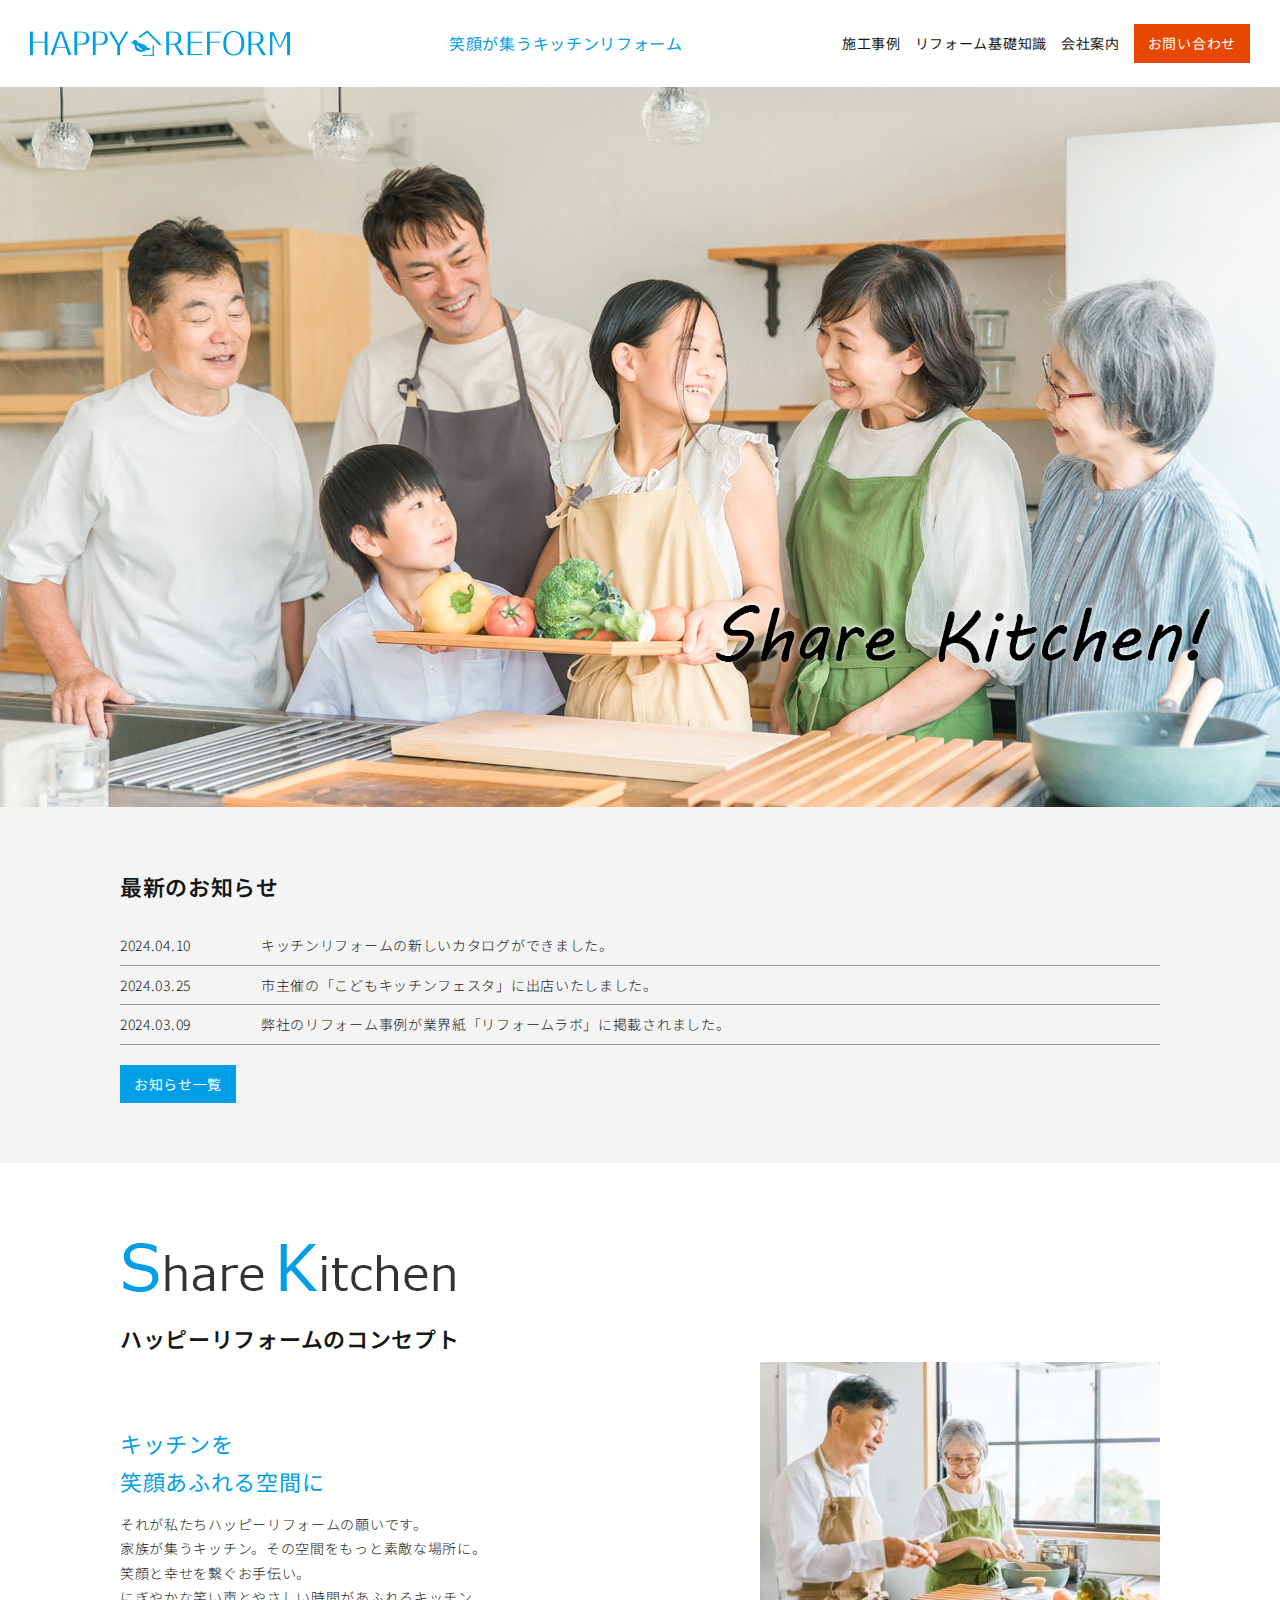
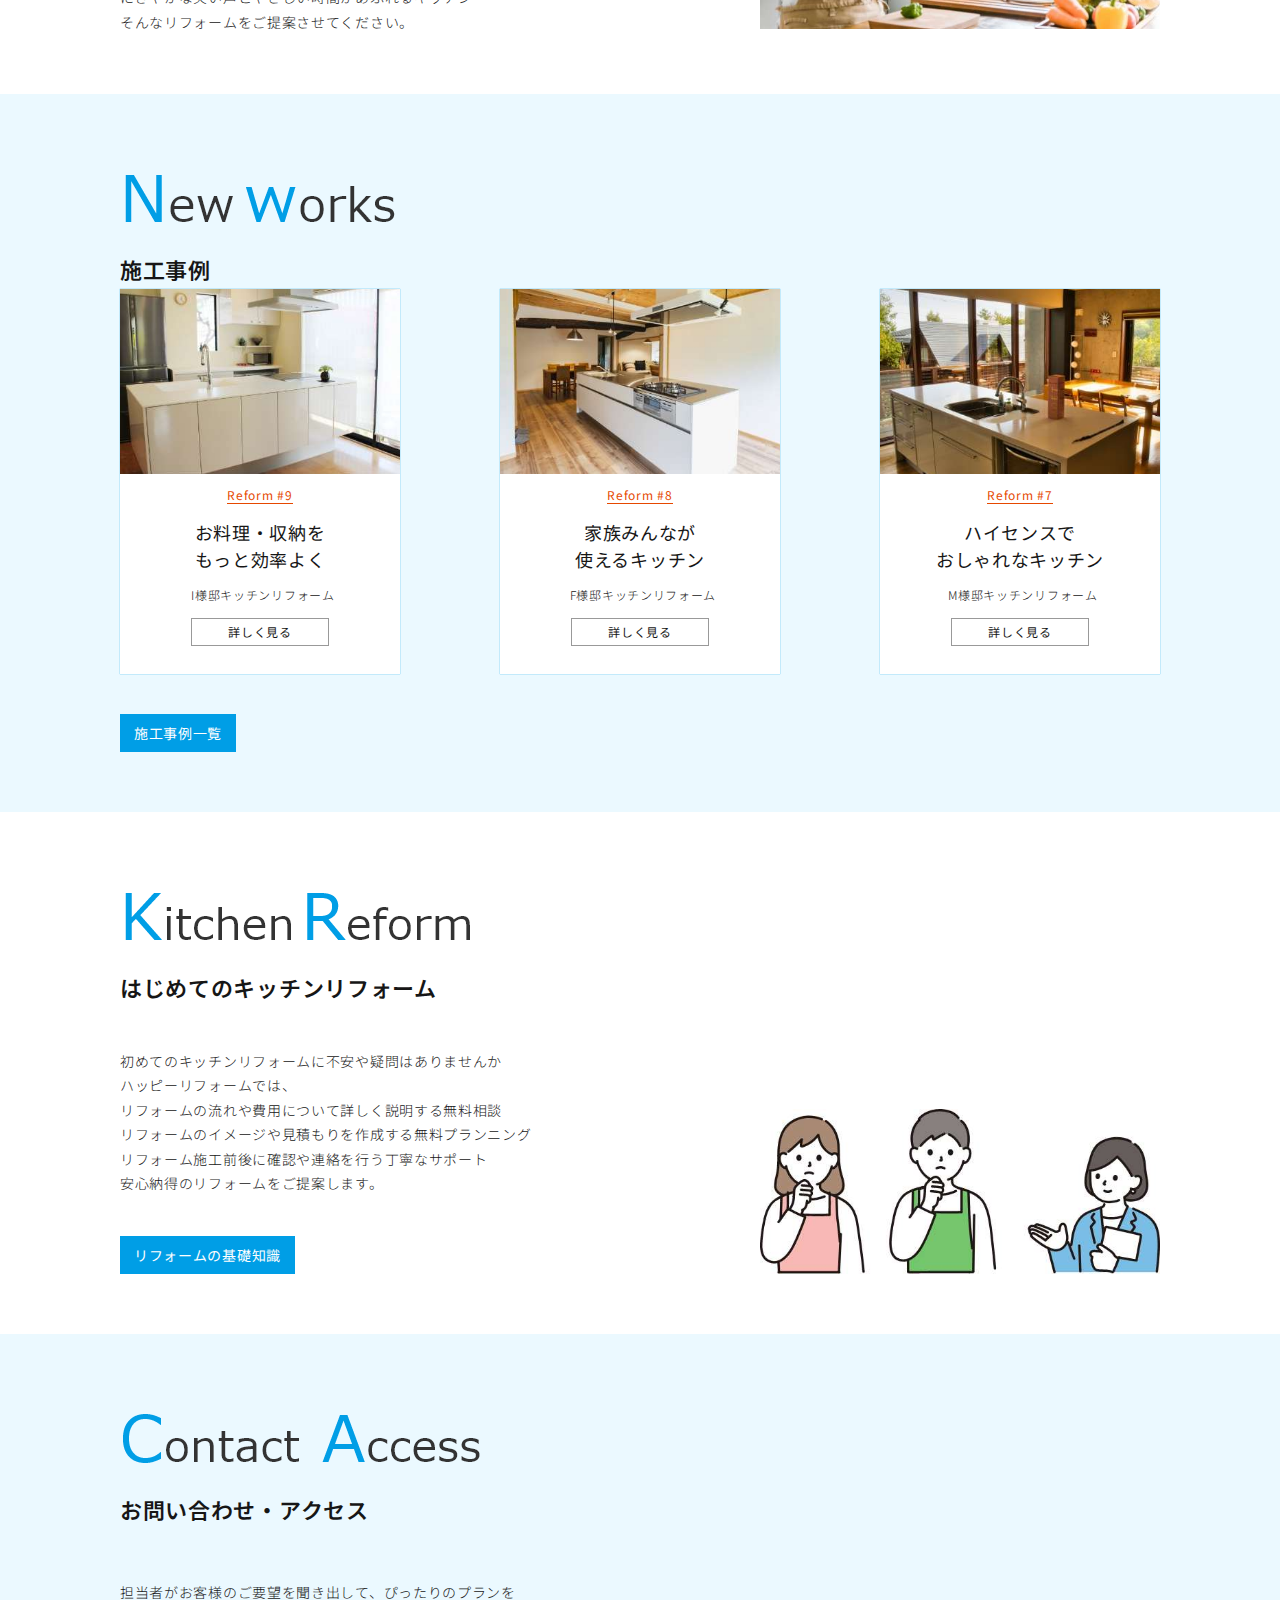
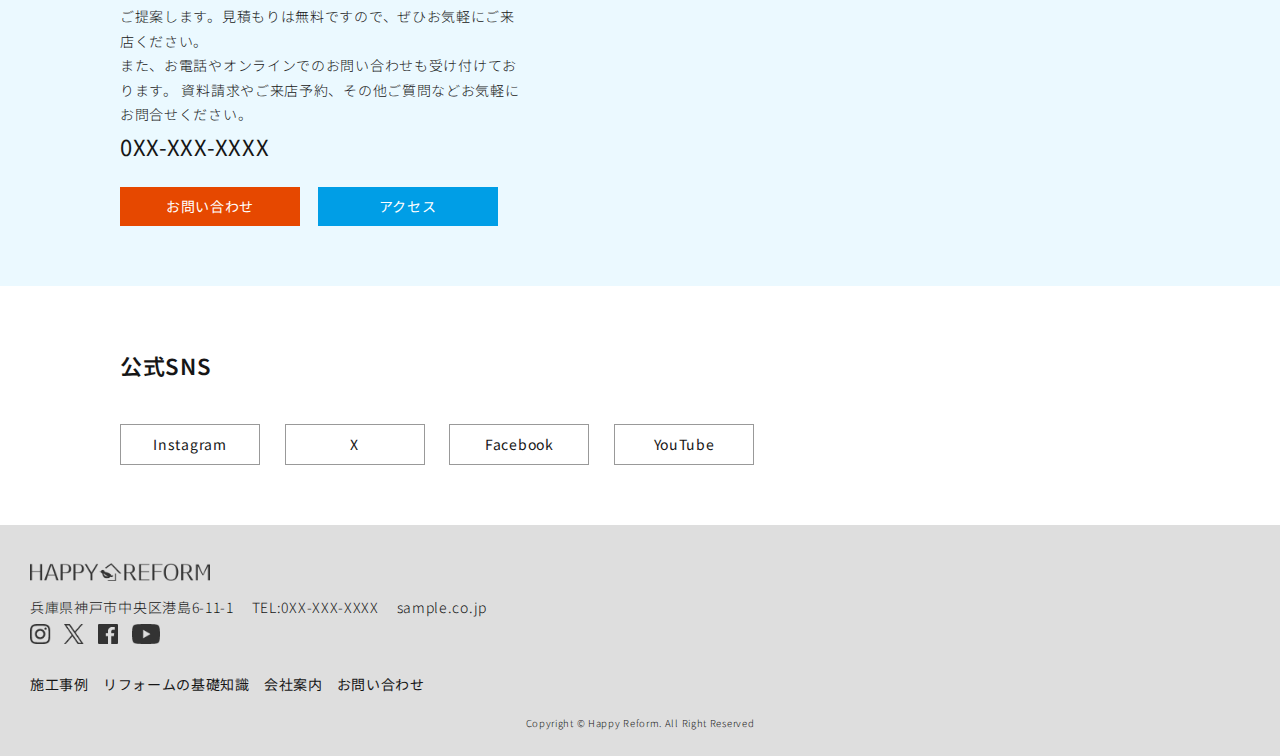
<file: index.html>
<!DOCTYPE html>
<html lang="ja">

<head>
  <meta charset="UTF-8">
  <meta name="viewport" content="width=device-width, initial-scale=1.0">
  <link rel="stylesheet" href="css/destyle.css">
  <link rel="stylesheet" href="css/common.css">
  <link rel="stylesheet" href="css/top.css">
  <title>実績1万件以上！費用見積無料！キッチンリフォーム|ハッピーリフォーム</title>
</head>

<body>
  <header class="main-header model-flex">
    <img src="image/common/h-logo.png" alt="ハッピーリフォーム" width="260">
    <h1>笑顔が集うキッチンリフォーム</h1>
    <nav class="gnav">
      <ul class="model-flex">
        <li><a href="works.html">施工事例</a></li>
        <li><a href="guide.html">リフォーム基礎知識</a></li>
        <li><a href="company.html">会社案内</a></li>
        <li><a href="contact.html" class="model-btn type-orange">お問い合わせ</a></li>
      </ul>
    </nav>
  </header>
  <main>
    <div class="relative-field">
      <img class="topmv" src="image/top/toppage-mv.jpg" alt="家族でキッチンに集う様子">
      <img class="absolute-item" src="image/top/shareKitchen.png" alt="シェアキッチン！">
    </div>
    <div class="info att-bgcl-gray">
      <div class="model-inner">
        <h2>最新のお知らせ</h2>
        <ul>
          <li><time datetime="2024-04-10">2024.04.10</time>キッチンリフォームの新しいカタログができました。</li>
          <li><time datetime="2024-03-25">2024.03.25</time>市主催の「こどもキッチンフェスタ」に出店いたしました。</li>
          <li><time datetime="2024-03-09">2024.03.09</time>弊社のリフォーム事例が業界紙「リフォームラボ」に掲載されました。</li>
        </ul>
        <a href="#" class="link-btn model-btn type-blue">お知らせ一覧</a>
      </div>
    </div>

    <div class="concept">
      <div class="model-inner">
        <img class="titleimg" src="image/top/title-concept.png" alt="">
        <h2>ハッピーリフォームのコンセプト</h2>
        <div class="model-flex">
          <div>
            <p class="catch">キッチンを<br>笑顔あふれる空間に</p>
            <p>
              それが私たちハッピーリフォームの願いです。<br>
              家族が集うキッチン。その空間をもっと素敵な場所に。<br>
              笑顔と幸せを繋ぐお手伝い。<br>
              にぎやかな笑い声とやさしい時間があふれるキッチン<br>
              そんなリフォームをご提案させてください。
            </p>
          </div>
          <img class="concept-img" src="image/top/concept-img.jpg" alt="和やかに料理するご夫婦" width="400">
        </div>
      </div>
    </div>

    <div class="works att-bgcl-blue">
      <div class="model-inner">
        <img class="titleimg" src="image/top/title-works.png" alt="">
        <h2>施工事例</h2>
        <ul class="model-flex">
          <li class="case"><img src="image/top/works24-05-17.jpg" alt="I様邸施工写真" width="240">
            <div>
              <span>Reform #9</span>
              <span>お料理・収納を<br>もっと効率よく</span>
              <span><time datetime="2024-05-17"></time>I様邸キッチンリフォーム</span>
              <a href="#" class="model-btn type-border btn-center">詳しく見る</a>
            </div>
          </li>
          <li class="case"><img src="image/top/works24-05-05.jpg" alt="F様邸施工写真" width="240">
            <div>
              <span>Reform #8</span>
              <span>家族みんなが<br>使えるキッチン</span>
              <span><time datetime="2024-05-05"></time>F様邸キッチンリフォーム</span>
              <a href="#" class="model-btn type-border btn-center">詳しく見る</a>
            </div>

          </li>
          <li class="case"><img src="image/top/works24-03-25.jpg" alt="M様邸施工写真" width="240">
            <div>
              <span>Reform #7</span>
              <span>ハイセンスで<br>おしゃれなキッチン</span>
              <span><time datetime="2024-05-05"></time>M様邸キッチンリフォーム</span>
              <a href="#" class="model-btn type-border btn-center">詳しく見る</a>
            </div>
          </li>
        </ul>
        <a href="works.html" class="link-btn model-btn type-blue">施工事例一覧</a>
      </div>
    </div>

    <div class="guide">
      <div class="model-inner">
        <img class="titleimg" src="image/top/title-guide.png" alt="">
        <h2>はじめてのキッチンリフォーム</h2>
        <div class="model-flex type-bottom">
          <div>
            <p>
              初めてのキッチンリフォームに不安や疑問はありませんか<br>
              ハッピーリフォームでは、<br>
              リフォームの流れや費用について詳しく説明する無料相談<br>
              リフォームのイメージや見積もりを作成する無料プランニング<br>
              リフォーム施工前後に確認や連絡を行う丁寧なサポート<br>
              安心納得のリフォームをご提案します。
            </p>
            <a href="guide.html" class="link-btn model-btn type-blue">リフォームの基礎知識</a>
          </div>
          <img class="guide-illust" src="image/top/guide-img.jpg" alt="" width="300">
        </div>
      </div>
    </div>

    <div class="access att-bgcl-blue">
      <div class="model-inner">
        <img class="titleimg" src="image/top/title-access.png" alt="">
        <h2>お問い合わせ・アクセス</h2>
        <div class="model-flex type-bottom">
          <div class="access-data">
            <p>
              担当者がお客様のご要望を聞き出して、ぴったりのプランをご提案します。見積もりは無料ですので、ぜひお気軽にご来店ください。<br>
              また、お電話やオンラインでのお問い合わせも受け付けております。
              資料請求やご来店予約、その他ご質問などお気軽にお問合せください。
            </p>

            <a href="tel:0XX-XXX-XXXX" class="tel">0XX-XXX-XXXX</a>
            <a href="contact.html" class="link-btn model-btn type-orange">お問い合わせ</a>
            <a href="company.html" class="link-btn model-btn type-blue">アクセス</a>
          </div>
          <iframe class="map"
            src="https://www.google.com/maps/embed?pb=!1m18!1m12!1m3!1d3281.60386184683!2d135.20933867574286!3d34.66470597293248!2m3!1f0!2f0!3f0!3m2!1i1024!2i768!4f13.1!3m3!1m2!1s0x60008e1a422dcff1%3A0x25621ed085553cfe!2z44CSNjUwLTAwNDYg5YW15bqr55yM56We5oi45biC5Lit5aSu5Yy65riv5bO25Lit55S677yW5LiB55uu77yR77yR4oiS77yRIDPlj7fppKg!5e0!3m2!1sja!2sjp!4v1736994735055!5m2!1sja!2sjp"
            width="600" height="450" style="border:0;" allowfullscreen="" loading="lazy"
            referrerpolicy="no-referrer-when-downgrade"></iframe>
        </div>
      </div>
    </div>

    <div class="sns">
      <div class="model-inner">
        <h2>公式SNS</h2>
        <a href="#" class="model-btn type-border">Instagram</a>
        <a href="#" class="model-btn type-border">X</a>
        <a href="#" class="model-btn type-border">Facebook</a>
        <a href="#" class="model-btn type-border">YouTube</a>
      </div>
    </div>
  </main>
  <footer class="main-footer">
    <a href="index.html">
      <img src="image/common/f-logo.png" alt="ハッピーリフォーム" width="180">
    </a>
    <address>
      <span class="residence">兵庫県神戸市中央区港島6-11-1</span>
      <a class="tel" href="tel:0XX-XXX-XXXX">TEL:0XX-XXX-XXXX</a>
      <a class="mail" href="mailto:sample@sample.co.jp">sample.co.jp</a>
      <div class="snsicon">
        <a href="#"><img src="image/common/icon-ig.png" alt="Instagram" height="20"></a>
        <a href="#"><img src="image/common/icon-x.png" alt="X" height="20"></a>
        <a href="#"><img src="image/common/icon-fb.png" alt="facebook" height="20"></a>
        <a href="#"><img src="image/common/icon-yt.png" alt="YouTube" height="20"></a>
      </div>
    </address>
    <ul class="model-flex type-left">
      <li><a href="work.html">施工事例</a></li>
      <li><a href="guide.html">リフォームの基礎知識</a></li>
      <li><a href="company.html">会社案内</a></li>
      <li><a href="contat.html">お問い合わせ</a></li>
    </ul>
    <p class="copyright">
      <small>Copyright &copy; Happy Reform. All Right Reserved</small>
    </p>
  </footer>

</body>

</html>
</file>
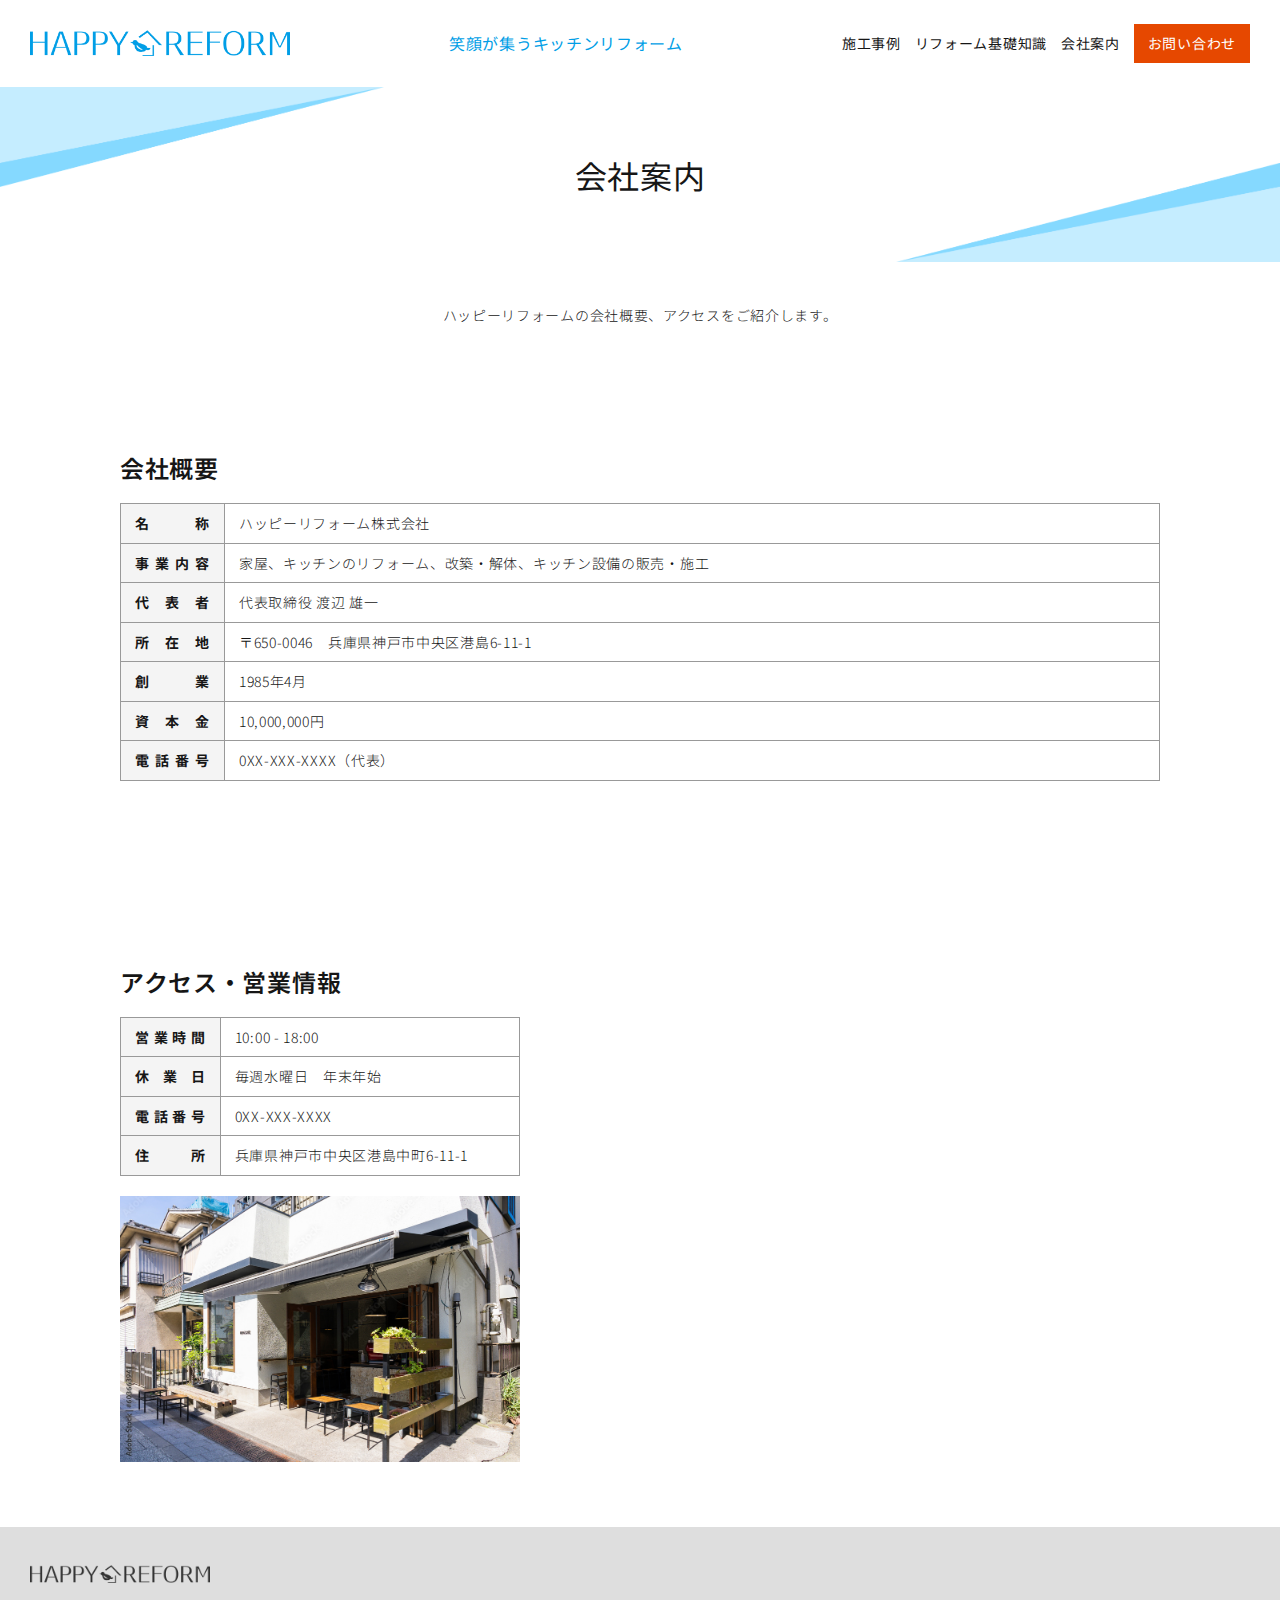
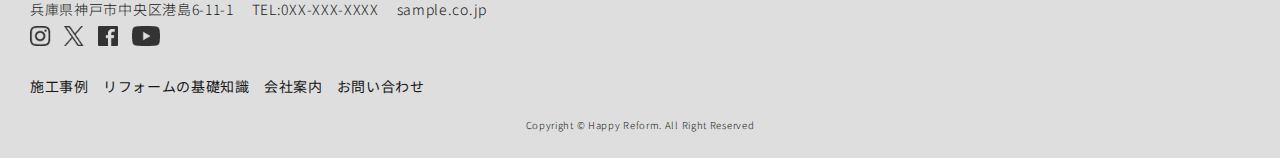
<file: company.html>
<!DOCTYPE html>
<html lang="ja">

<head>
  <meta charset="UTF-8">
  <meta name="viewport" content="width=device-width, initial-scale=1.0">
  <link rel="stylesheet" href="css/destyle.css">
  <link rel="stylesheet" href="css/common.css">
  <link rel="stylesheet" href="css/company.css">
  <title>会社案内|ハッピーリフォーム</title>
</head>

<body class="sub">
  <header class="main-header model-flex">
    <a href="index.html"><img src="image/common/h-logo.png" alt="ハッピーリフォーム" width="260"></a>
    <p class="catch">笑顔が集うキッチンリフォーム</p>
    <nav class="gnav">
      <ul class="model-flex">
        <li><a href="works.html">施工事例</a></li>
        <li><a href="guide.html">リフォーム基礎知識</a></li>
        <li><a href="company.html">会社案内</a></li>
        <li><a href="contact.html" class="model-btn type-orange">お問い合わせ</a></li>
      </ul>
    </nav>
  </header>
  <main>
    <h1>会社案内</h1>
    <p class="readtext">ハッピーリフォームの会社概要、アクセスをご紹介します。</p>
    <div class="model-inner">
      <h2>会社概要</h2>
      <table class="company-table model-table type-th-gray">
        <tbody>
          <tr>
            <th>名称</th>
            <td>ハッピーリフォーム株式会社</td>
          </tr>
          <tr>
            <th>事業内容</th>
            <td>家屋、キッチンのリフォーム、改築・解体、キッチン設備の販売・施工</td>
          </tr>
          <tr>
            <th>代表者</th>
            <td>代表取締役 渡辺 雄一</td>
          </tr>
          <tr>
            <th>所在地</th>
            <td>〒650-0046　兵庫県神戸市中央区港島6-11-1</td>
          </tr>
          <tr>
            <th>創業</th>
            <td>1985年4月</td>
          </tr>
          <tr>
            <th>資本金</th>
            <td>10,000,000円</td>
          </tr>
          <tr>
            <th>電話番号</th>
            <td>0XX-XXX-XXXX（代表）</td>
          </tr>
        </tbody>
      </table>
    </div> 
    <div id="access" class="access-data model-inner">
      <h2>アクセス・営業情報</h2>
      <div class="acs-cont model-flex type-top">
        <div class="acs-item1">
          <table class="business-table model-table type-th-gray">
            <tbody>
              <tr>
                <th>営業時間</th>
                <td>10:00 - 18:00</td>
              </tr>
              <tr>
                <th>休業日</th>
                <td>毎週水曜日　年末年始</td>
              </tr>
              <tr>
                <th>電話番号</th>
                <td>0XX-XXX-XXXX</td>
              </tr>
              <tr>
                <th>住所</th>
                <td>兵庫県神戸市中央区港島中町6-11-1</td>
              </tr>
            </tbody>
          </table>
          <img class="shopimg" src="image/company/tennpo.jpeg" alt="" width="400">
        </div>
        <div class="acs-item2">
          <iframe class="map"
            src="https://www.google.com/maps/embed?pb=!1m18!1m12!1m3!1d3281.60386184683!2d135.20933867574286!3d34.66470597293248!2m3!1f0!2f0!3f0!3m2!1i1024!2i768!4f13.1!3m3!1m2!1s0x60008e1a422dcff1%3A0x25621ed085553cfe!2z44CSNjUwLTAwNDYg5YW15bqr55yM56We5oi45biC5Lit5aSu5Yy65riv5bO25Lit55S677yW5LiB55uu77yR77yR4oiS77yRIDPlj7fppKg!5e0!3m2!1sja!2sjp!4v1736994735055!5m2!1sja!2sjp"
            width="600" height="450" style="border:0;" allowfullscreen="" loading="lazy"
            referrerpolicy="no-referrer-when-downgrade"></iframe>
        </div>
      </div>
    </div>
  </main>
  <footer class="main-footer">
    <a href="index.html">
      <img src="image/common/f-logo.png" alt="ハッピーリフォーム" width="180">
    </a>
    <address>
      <span class="residence">兵庫県神戸市中央区港島6-11-1</span>
      <a class="tel" href="tel:0XX-XXX-XXXX">TEL:0XX-XXX-XXXX</a>
      <a class="mail" href="mailto:sample@sample.co.jp">sample.co.jp</a>
      <div class="snsicon">
        <a href="#"><img src="image/common/icon-ig.png" alt="Instagram" height="20"></a>
        <a href="#"><img src="image/common/icon-x.png" alt="X" height="20"></a>
        <a href="#"><img src="image/common/icon-fb.png" alt="facebook" height="20"></a>
        <a href="#"><img src="image/common/icon-yt.png" alt="YouTube" height="20"></a>
      </div>
    </address>
    <ul class="model-flex type-left">
      <li><a href="work.html">施工事例</a></li>
      <li><a href="guide.html">リフォームの基礎知識</a></li>
      <li><a href="company.html">会社案内</a></li>
      <li><a href="contat.html">お問い合わせ</a></li>
    </ul>
    <p class="copyright">
      <small>Copyright &copy; Happy Reform. All Right Reserved</small>
    </p>
  </footer>

</body>

</html>
</file>
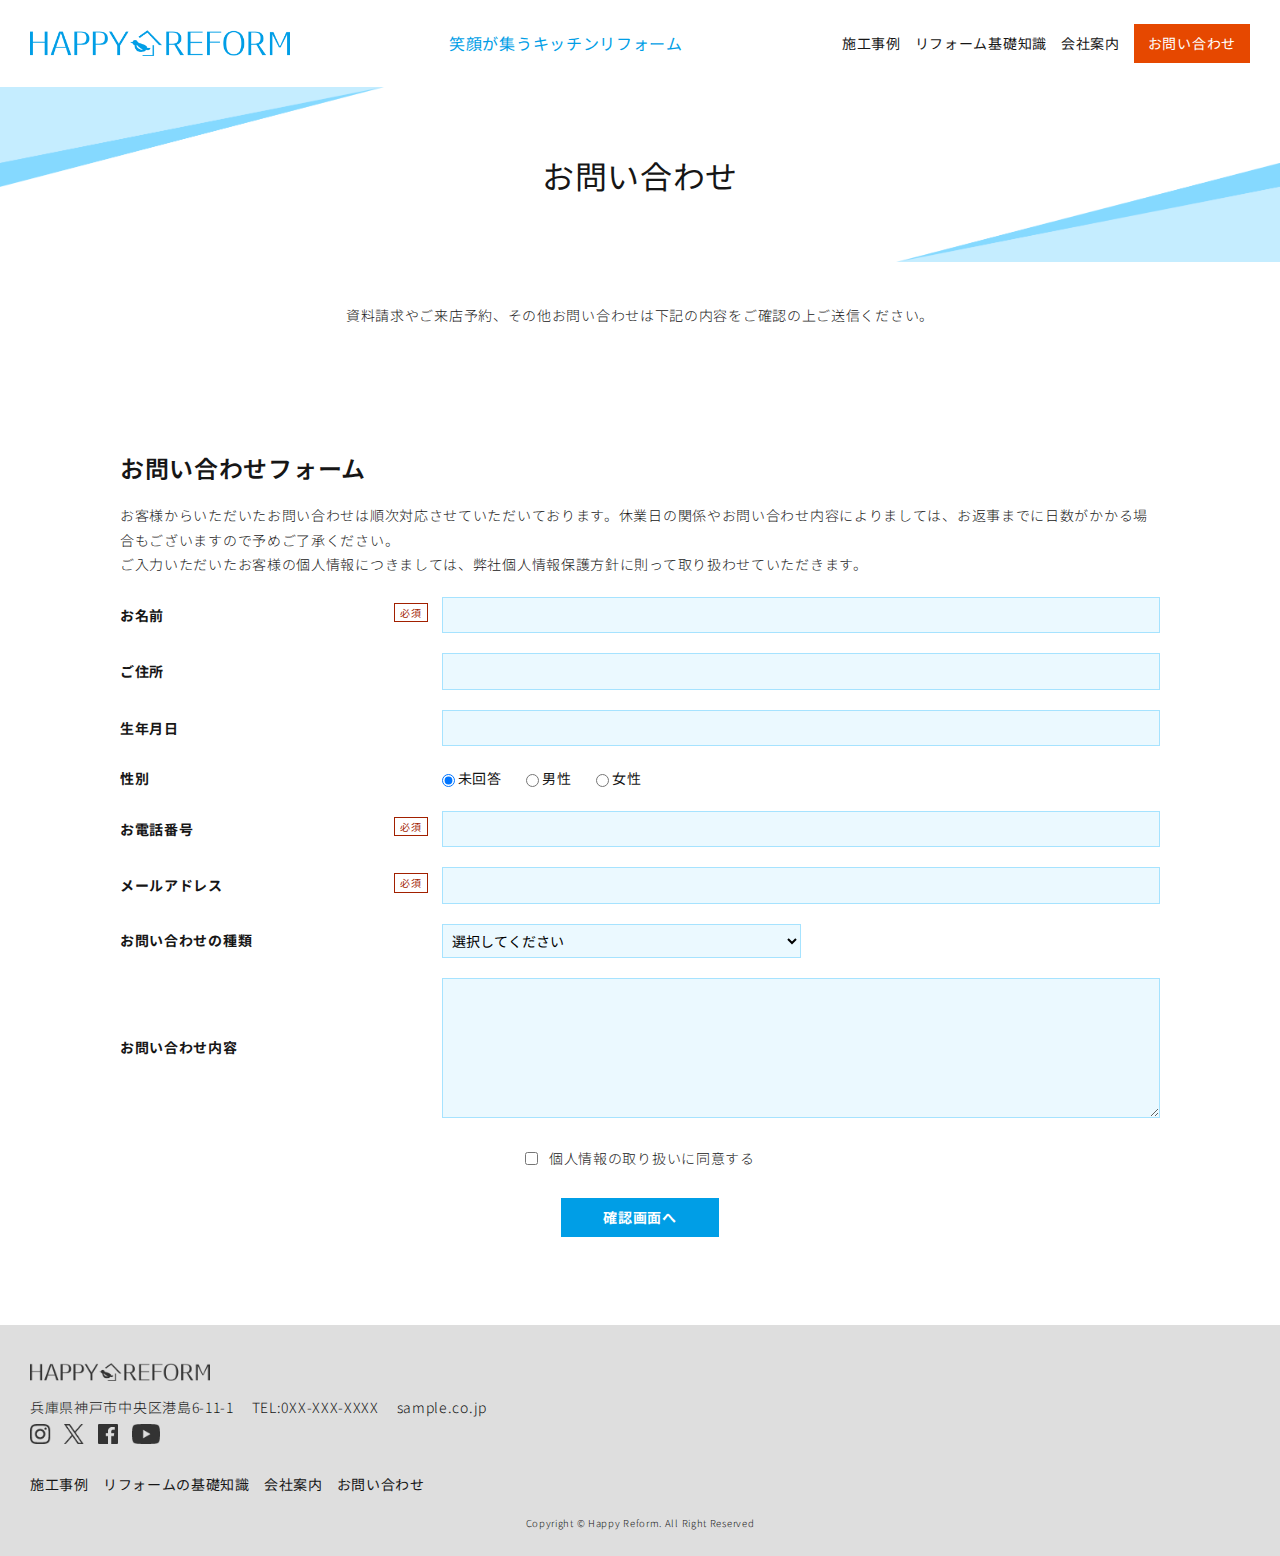
<file: contact.html>
<!DOCTYPE html>
<html lang="ja">

<head>
  <meta charset="UTF-8">
  <meta name="viewport" content="width=device-width, initial-scale=1.0">
  <link rel="stylesheet" href="css/destyle.css">
  <link rel="stylesheet" href="css/common.css">
  <link rel="stylesheet" href="css/contact.css">
  <title>お問い合わせ|ハッピーリフォーム</title>
</head>

<body class="sub">
  <header class="main-header model-flex">
    <a href="index.html"><img src="image/common/h-logo.png" alt="ハッピーリフォーム" width="260"></a>
    <p class="catch">笑顔が集うキッチンリフォーム</p>
    <nav class="gnav">
      <ul class="model-flex">
        <li><a href="works.html">施工事例</a></li>
        <li><a href="guide.html">リフォーム基礎知識</a></li>
        <li><a href="company.html">会社案内</a></li>
        <li><a href="contact.html" class="model-btn type-orange">お問い合わせ</a></li>
      </ul>
    </nav>
  </header>
  <main>
    <h1>お問い合わせ</h1>
    <p class="readtext">資料請求やご来店予約、その他お問い合わせは下記の内容をご確認の上ご送信ください。</p>
    <div class="model-inner">
      <h2>お問い合わせフォーム</h2>
      <ul class="model-list type-disc">
        <li>お客様からいただいたお問い合わせは順次対応させていただいております。休業日の関係やお問い合わせ内容によりましては、お返事までに日数がかかる場合もございますので予めご了承ください。</li>
        <li>ご入力いただいたお客様の個人情報につきましては、弊社個人情報保護方針に則って取り扱わせていただきます。</li>
      </ul>
      <form class="contact-form model-form type-blue" action="chack.php" method="post">
        <dl>
          <div>
            <dt><label for="name">お名前</label><em class="req">必須</em></dt>
            <dd><input type="text" id="name" name="u-name" required></dd>
          </div>
          <div>
            <dt><label for="residence">ご住所</label></dt>
            <dd><input type="text" id="residence" name="u-residence"></dd>
          </div>
          <div>
            <dt><label for="birth">生年月日</label></dt>
            <dd><input type="text" id="birth" name="u-birth"></dd>
          </div>
          <div>
            <dt><label>性別</label></dt>
            <dd>
              <input type="radio" id="noanswer" name="u-gender" value="未回答" checked><label for="noanswer">未回答</label>
              <input type="radio" id="male" name="u-gender" value="男性"><label for="male">男性</label>
              <input type="radio" id="female" name="u-gender" value="女性"><label for="female">女性</label>
            </dd>
          </div>
          <div>
            <dt><label for="tel">お電話番号</label><em class="req">必須</em></dt>
            <dd><input type="tel" id="tel" name="u-tel" required></dd>
          </div>
          <div>
            <dt><label for="mail">メールアドレス</label><em class="req">必須</em></dt>
            <dd><input type="email" id="mail" name="u-mail" required></dd>
          </div>
          <div>
            <dt><label for="genre">お問い合わせの種類</label></dt>
            <dd>
              <select id="genre" name="u-genre">
                <option value="選択なし" selected>選択してください</option>
                <option value="資料請求">資料請求</option>
                <option value="来店予約">来店予約</option>
                <option value="その他ご質問">その他ご質問</option>
              </select>
            </dd>
          </div>
          <div>
            <dt><label for="comment">お問い合わせ内容</label></dt>
            <dd><textarea name="u-comment" id="comment"></textarea></dd>
          </div>
        </dl>
        <p class="personal-check">
          <input type="checkbox" id="personal" name="u_personal" value="同意する">
          <label for="personal">個人情報の取り扱いに同意する</label>
        </p>
        <input type="submit" value="確認画面へ">
      </form>
    </div>
  </main>
  <footer class="main-footer">
    <a href="index.html">
      <img src="image/common/f-logo.png" alt="ハッピーリフォーム" width="180">
    </a>
    <address>
      <span class="residence">兵庫県神戸市中央区港島6-11-1</span>
      <a class="tel" href="tel:0XX-XXX-XXXX">TEL:0XX-XXX-XXXX</a>
      <a class="mail" href="mailto:sample@sample.co.jp">sample.co.jp</a>
      <div class="snsicon">
        <a href="#"><img src="image/common/icon-ig.png" alt="Instagram" height="20"></a>
        <a href="#"><img src="image/common/icon-x.png" alt="X" height="20"></a>
        <a href="#"><img src="image/common/icon-fb.png" alt="facebook" height="20"></a>
        <a href="#"><img src="image/common/icon-yt.png" alt="YouTube" height="20"></a>
      </div>
    </address>
    <ul class="model-flex type-left">
      <li><a href="work.html">施工事例</a></li>
      <li><a href="guide.html">リフォームの基礎知識</a></li>
      <li><a href="company.html">会社案内</a></li>
      <li><a href="contat.html">お問い合わせ</a></li>
    </ul>
    <p class="copyright">
      <small>Copyright &copy; Happy Reform. All Right Reserved</small>
    </p>
  </footer>

</body>

</html>
</file>
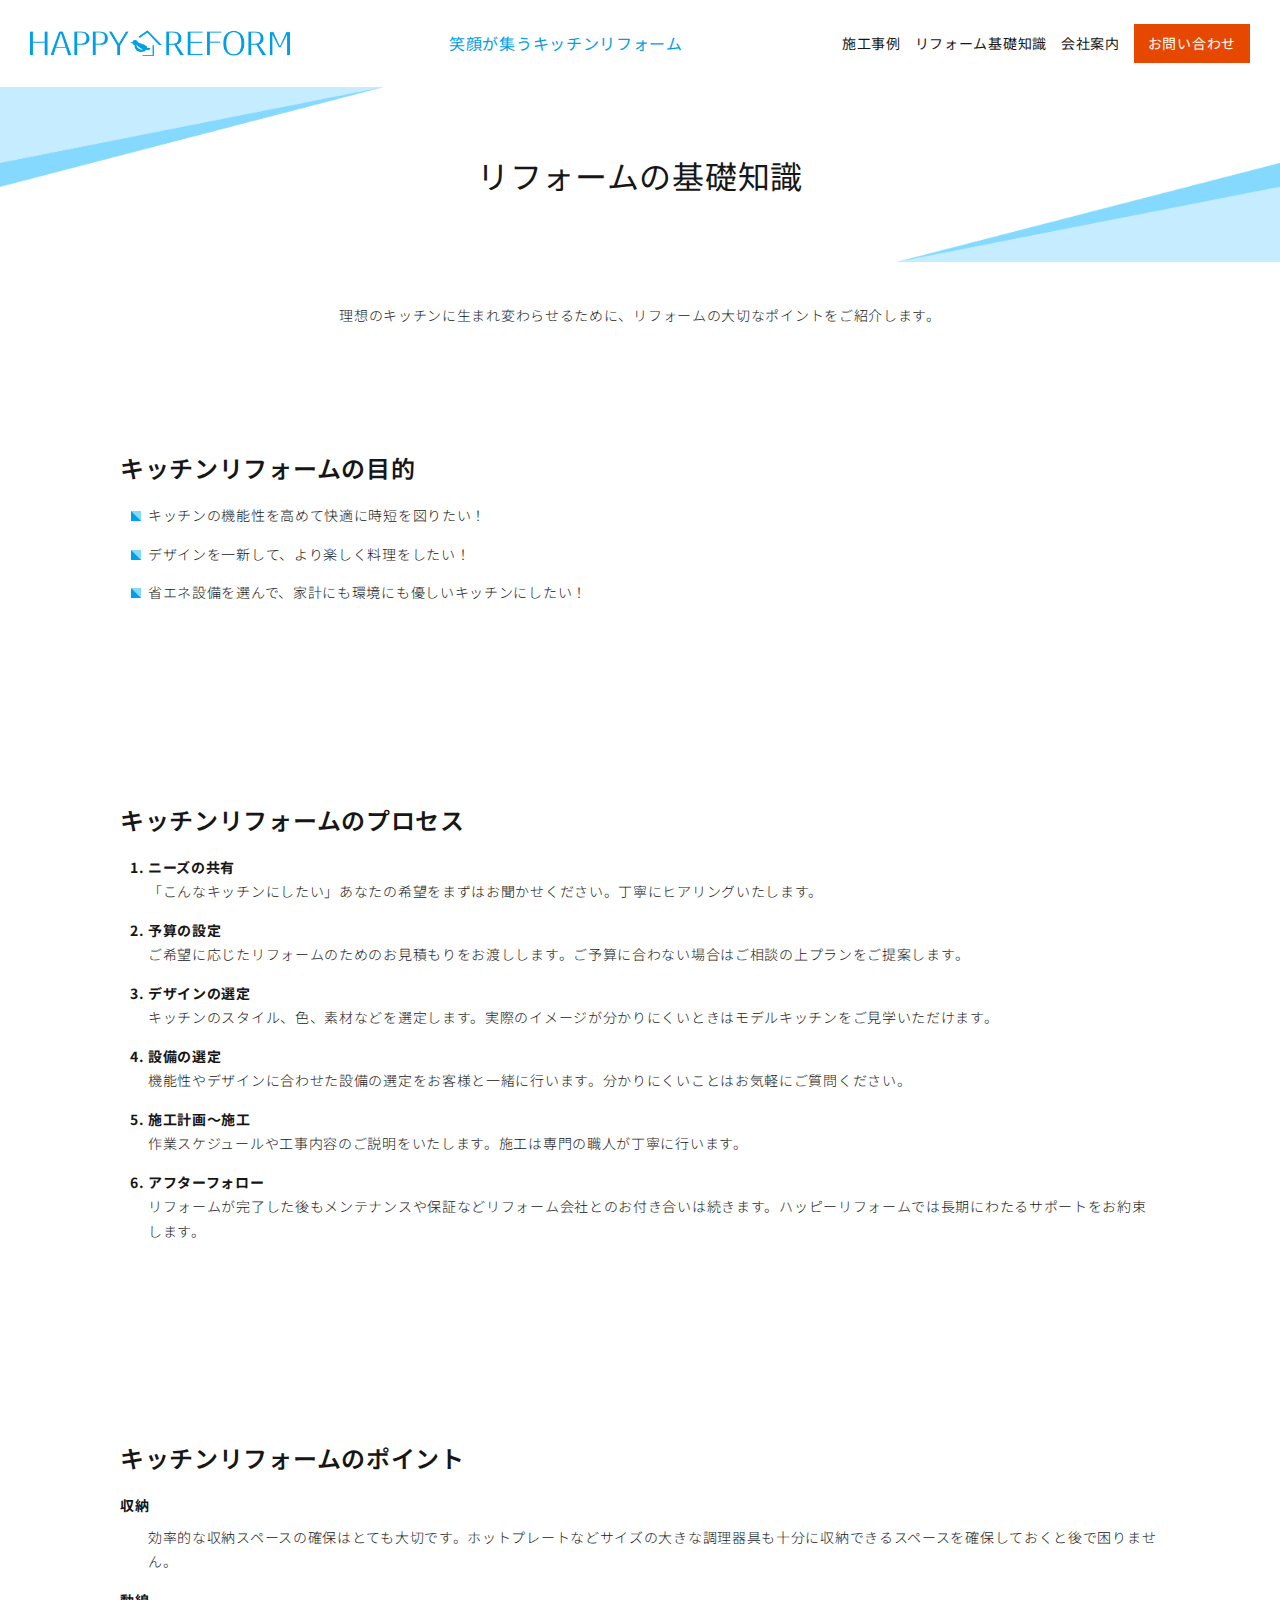
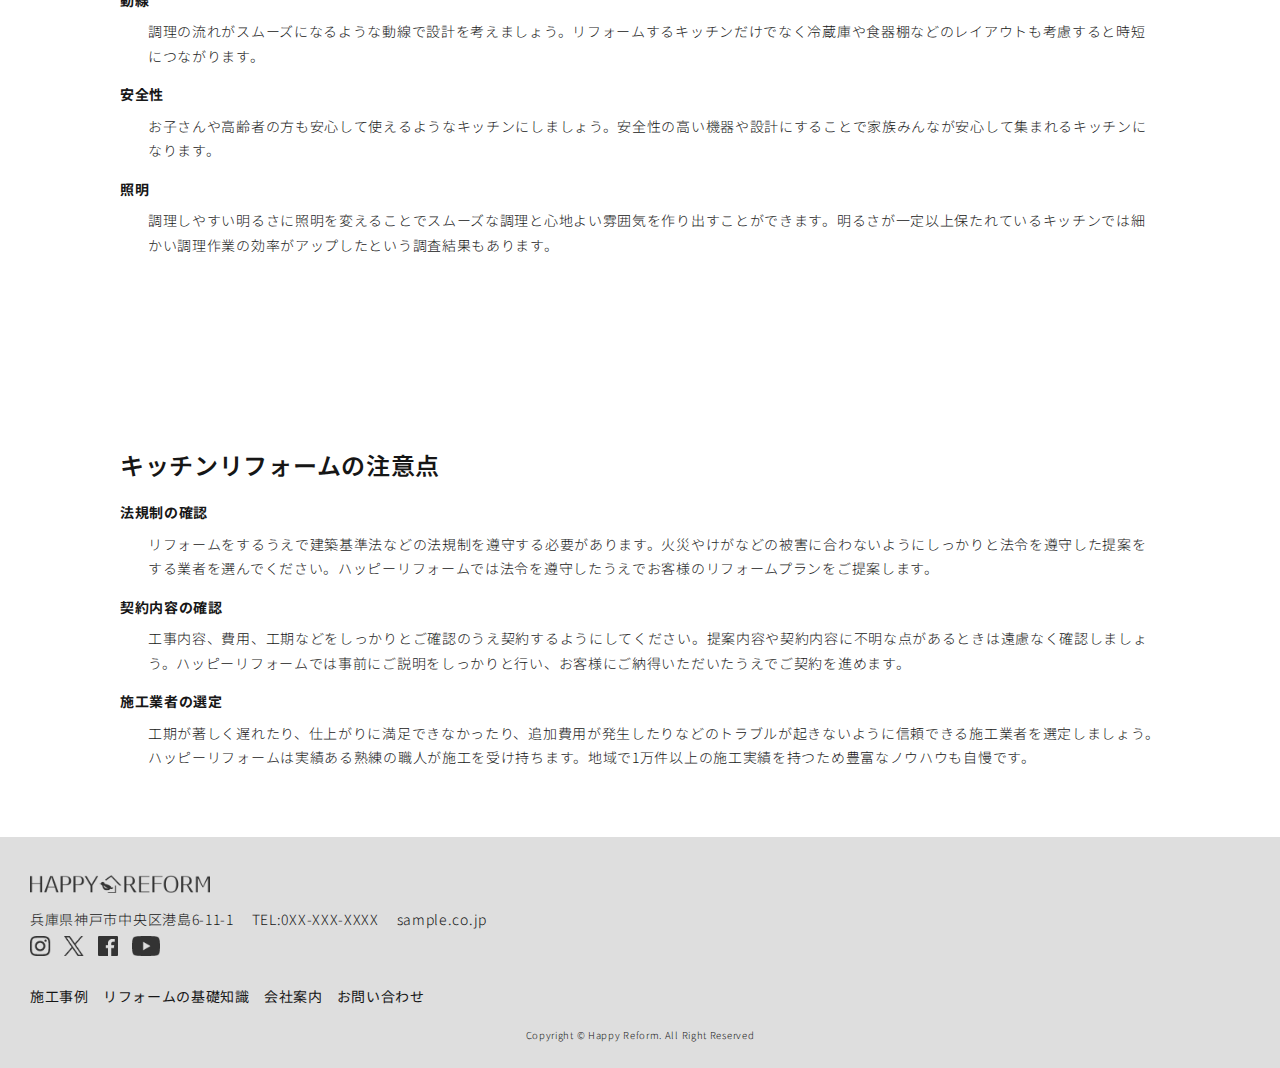
<file: guide.html>
<!DOCTYPE html>
<html lang="ja">

<head>
  <meta charset="UTF-8">
  <meta name="viewport" content="width=device-width, initial-scale=1.0">
  <link rel="stylesheet" href="css/destyle.css">
  <link rel="stylesheet" href="css/common.css">
  <link rel="stylesheet" href="css/guide.css">
  <title>リフォームの基礎知識|ハッピーリフォーム</title>
</head>

<body class="sub">
  <header class="main-header model-flex">
    <a href="index.html"><img src="image/common/h-logo.png" alt="ハッピーリフォーム" width="260"></a>
    <p class="catch">笑顔が集うキッチンリフォーム</p>
    <nav class="gnav">
      <ul class="model-flex">
        <li><a href="works.html">施工事例</a></li>
        <li><a href="guide.html">リフォーム基礎知識</a></li>
        <li><a href="company.html">会社案内</a></li>
        <li><a href="contact.html" class="model-btn type-orange">お問い合わせ</a></li>
      </ul>
    </nav>
  </header>
  <main>
    <h1>リフォームの基礎知識</h1>
    <p class="readtext">理想のキッチンに生まれ変わらせるために、リフォームの大切なポイントをご紹介します。</p>
    <div class="model-inner">
      <h2>キッチンリフォームの目的</h2>
      <ul class="mokuteki-list">
        <li>キッチンの機能性を高めて快適に時短を図りたい！</li>
        <li>デザインを一新して、より楽しく料理をしたい！</li>
        <li>省エネ設備を選んで、家計にも環境にも優しいキッチンにしたい！</li>
      </ul>
    </div>
    <div class="model-inner">
      <h2>キッチンリフォームのプロセス</h2>
      <ol class="process-list">
        <li><span>ニーズの共有</span><span>「こんなキッチンにしたい」あなたの希望をまずはお聞かせください。丁寧にヒアリングいたします。</span></li>
        <li><span>予算の設定</span><span>ご希望に応じたリフォームのためのお見積もりをお渡しします。ご予算に合わない場合はご相談の上プランをご提案します。</span></li>
        <li><span>デザインの選定</span><span>キッチンのスタイル、色、素材などを選定します。実際のイメージが分かりにくいときはモデルキッチンをご見学いただけます。</span></li>
        <li><span>設備の選定</span><span>機能性やデザインに合わせた設備の選定をお客様と一緒に行います。分かりにくいことはお気軽にご質問ください。</span></li>
        <li><span>施工計画～施工</span><span>作業スケジュールや工事内容のご説明をいたします。施工は専門の職人が丁寧に行います。</span></li>
        <li><span>アフターフォロー</span><span>リフォームが完了した後もメンテナンスや保証などリフォーム会社とのお付き合いは続きます。ハッピーリフォームでは長期にわたるサポートをお約束します。</span>
        </li>
      </ol>
    </div>
    <div class="model-inner">
      <h2>キッチンリフォームのポイント</h2>
      <dl class="point-list dl-list">
        <dt>収納</dt>
        <dd>効率的な収納スペースの確保はとても大切です。ホットプレートなどサイズの大きな調理器具も十分に収納できるスペースを確保しておくと後で困りません。</dd>
        <dt>動線</dt>
        <dd>調理の流れがスムーズになるような動線で設計を考えましょう。リフォームするキッチンだけでなく冷蔵庫や食器棚などのレイアウトも考慮すると時短につながります。</dd>
        <dt>安全性</dt>
        <dd>お子さんや高齢者の方も安心して使えるようなキッチンにしましょう。安全性の高い機器や設計にすることで家族みんなが安心して集まれるキッチンになります。</dd>
        <dt>照明</dt>
        <dd>調理しやすい明るさに照明を変えることでスムーズな調理と心地よい雰囲気を作り出すことができます。明るさが一定以上保たれているキッチンでは細かい調理作業の効率がアップしたという調査結果もあります。</dd>
      </dl>
    </div>
    <div class="model-inner">
      <h2>キッチンリフォームの注意点</h2>
      <dl class="caution-list dl-list">
        <dt>法規制の確認</dt>
        <dd>
          リフォームをするうえで建築基準法などの法規制を遵守する必要があります。火災やけがなどの被害に合わないようにしっかりと法令を遵守した提案をする業者を選んでください。ハッピーリフォームでは法令を遵守したうえでお客様のリフォームプランをご提案します。
        </dd>
        <dt>契約内容の確認</dt>
        <dd>
          工事内容、費用、工期などをしっかりとご確認のうえ契約するようにしてください。提案内容や契約内容に不明な点があるときは遠慮なく確認しましょう。ハッピーリフォームでは事前にご説明をしっかりと行い、お客様にご納得いただいたうえでご契約を進めます。
        </dd>
        <dt>施工業者の選定</dt>
        <dd>
          工期が著しく遅れたり、仕上がりに満足できなかったり、追加費用が発生したりなどのトラブルが起きないように信頼できる施工業者を選定しましょう。ハッピーリフォームは実績ある熟練の職人が施工を受け持ちます。地域で1万件以上の施工実績を持つため豊富なノウハウも自慢です。
        </dd>
      </dl>
    </div>
  </main>
  <footer class="main-footer">
    <a href="index.html">
      <img src="image/common/f-logo.png" alt="ハッピーリフォーム" width="180">
    </a>
    <address>
      <span class="residence">兵庫県神戸市中央区港島6-11-1</span>
      <a class="tel" href="tel:0XX-XXX-XXXX">TEL:0XX-XXX-XXXX</a>
      <a class="mail" href="mailto:sample@sample.co.jp">sample.co.jp</a>
      <div class="snsicon">
        <a href="#"><img src="image/common/icon-ig.png" alt="Instagram" height="20"></a>
        <a href="#"><img src="image/common/icon-x.png" alt="X" height="20"></a>
        <a href="#"><img src="image/common/icon-fb.png" alt="facebook" height="20"></a>
        <a href="#"><img src="image/common/icon-yt.png" alt="YouTube" height="20"></a>
      </div>
    </address>
    <ul class="model-flex type-left">
      <li><a href="work.html">施工事例</a></li>
      <li><a href="guide.html">リフォームの基礎知識</a></li>
      <li><a href="company.html">会社案内</a></li>
      <li><a href="contat.html">お問い合わせ</a></li>
    </ul>
    <p class="copyright">
      <small>Copyright &copy; Happy Reform. All Right Reserved</small>
    </p>
  </footer>

</body>

</html>
</file>
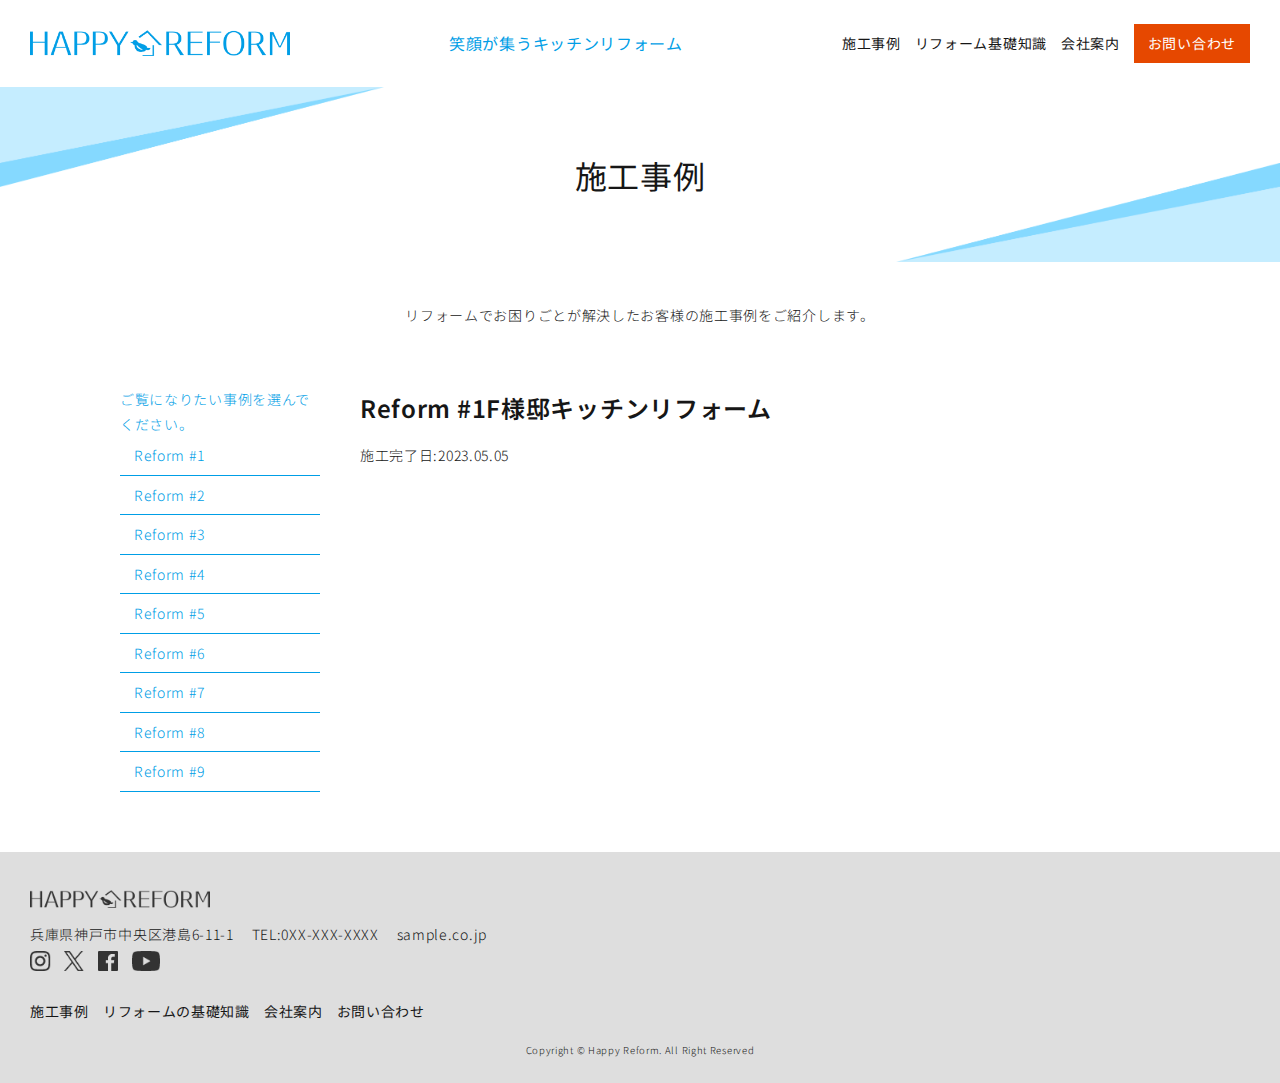
<file: works.html>
<!DOCTYPE html>
<html lang="ja">

<head>
  <meta charset="UTF-8">
  <meta name="viewport" content="width=device-width, initial-scale=1.0">
  <link rel="stylesheet" href="css/destyle.css">
  <link rel="stylesheet" href="css/common.css">
  <link rel="stylesheet" href="css/works.css">
  <title>施工事例|ハッピーリフォーム</title>
</head>

<body class="sub">
  <header class="main-header model-flex">
    <a href="index.html"><img src="image/common/h-logo.png" alt="ハッピーリフォーム" width="260"></a>
    <p class="catch">笑顔が集うキッチンリフォーム</p>
    <nav class="gnav">
      <ul class="model-flex">
        <li><a href="works.html">施工事例</a></li>
        <li><a href="guide.html">リフォーム基礎知識</a></li>
        <li><a href="company.html">会社案内</a></li>
        <li><a href="contact.html" class="model-btn type-orange">お問い合わせ</a></li>
      </ul>
    </nav>
  </header>
  <main>
    <h1>施工事例</h1>
    <p class="readtext">リフォームでお困りごとが解決したお客様の施工事例をご紹介します。</p>
    <div class="works-cont model-inner model-flex type-top">
      <nav class="sidenav">
        <p>ご覧になりたい事例を選んでください。</p>
        <ul>
          <li><a href="#reformcase-1">Reform #1</a></li>
          <li><a href="#reformcase-2">Reform #2</a></li>
          <li><a href="#reformcase-3">Reform #3</a></li>
          <li><a href="#reformcase-4">Reform #4</a></li>
          <li><a href="#reformcase-5">Reform #5</a></li>
          <li><a href="#reformcase-6">Reform #6</a></li>
          <li><a href="#reformcase-7">Reform #7</a></li>
          <li><a href="#reformcase-8">Reform #8</a></li>
          <li><a href="#reformcase-9">Reform #9</a></li>
        </ul>
      </nav>
      <div class="contents">
        <div id="reformcase-1" class="reformcase-wrap">
          <h2><span class="number">Reform #1</span>F様邸キッチンリフォーム</h2>
          <p class="date">施工完了日:2023.05.05</p>
        </div>
      </div>
    </div>
  </main>
  <footer class="main-footer">
    <a href="index.html">
      <img src="image/common/f-logo.png" alt="ハッピーリフォーム" width="180">
    </a>
    <address>
      <span class="residence">兵庫県神戸市中央区港島6-11-1</span>
      <a class="tel" href="tel:0XX-XXX-XXXX">TEL:0XX-XXX-XXXX</a>
      <a class="mail" href="mailto:sample@sample.co.jp">sample.co.jp</a>
      <div class="snsicon">
        <a href="#"><img src="image/common/icon-ig.png" alt="Instagram" height="20"></a>
        <a href="#"><img src="image/common/icon-x.png" alt="X" height="20"></a>
        <a href="#"><img src="image/common/icon-fb.png" alt="facebook" height="20"></a>
        <a href="#"><img src="image/common/icon-yt.png" alt="YouTube" height="20"></a>
      </div>
    </address>
    <ul class="model-flex type-left">
      <li><a href="work.html">施工事例</a></li>
      <li><a href="guide.html">リフォームの基礎知識</a></li>
      <li><a href="company.html">会社案内</a></li>
      <li><a href="contat.html">お問い合わせ</a></li>
    </ul>
    <p class="copyright">
      <small>Copyright &copy; Happy Reform. All Right Reserved</small>
    </p>
  </footer>

</body>

</html>
</file>
<file: css/common.css>
@charset "utf-8";
@import url('https://fonts.googleapis.com/css2?family=Noto+Sans+JP:wght@100..900&display=swap');

html {
    font-size: 10px;
}

body {
    font-family: "Noto Sans JP", sans-serif;
    font-size: 1.4rem;
    font-weight: 300;
    font-style: normal;
    color: #161616;
    line-height: 1.75;
    letter-spacing: 0.05em;
}

a:link {
    color: #161616;
    text-decoration: none;
}

a:visited {
    color: #161616;
}

a:hover {
    color: #009EE6;
    text-decoration: underline;
}

a:active {
    color: #E64800;
}


/* フレックスボックス */
.model-flex {
    display: flex;
    flex-wrap: nowrap;
    justify-content: space-between;
    align-items: center;

    &.type-left {
        justify-content: flex-start;
        gap: 1em;
    }

    &.type-top {
        align-items: flex-start;
    }

    &.type-bottom {
        align-items: flex-end;
    }
}

/* ボタン */
.model-btn {
    display: block;
    width: fit-content;
    text-align: center;
    padding: 0.5em 1em 0.5em 1em;
    font-weight: 400;
    cursor: pointer;

    &.type-orange {
        color: #fff;
        background-color: #E64800;
    }

    &.type-blue {
        color: #fff;
        background-color: #009EE6;
    }

    &.type-border {
        border: 1px solid #999;
    }
}

/* インナー */
.model-inner {
    max-width: 1100px;
    margin-left: auto;
    margin-right: auto;
    padding: 60px 30px;
}

/* テーブル */
.model-table {
    border-collapse: collapse;
    border-spacing: 0;

    th,
    td {
        border: 1px solid #999;
        padding: 0.5em 1em;
    }

    th {
        white-space: nowrap;
        text-align-last: justify;
    }

    &.type-th-gray th {
        background-color: #f4f4f4;
    }

    &.type-th-red th {
        background-color: #ffcbcb;
    }

    &.type-th-blue th {
        background-color: #cfe2ff;
    }
}


.model-form {
    font-size: 1.4rem;
    text-align: left;

    dl>div {
        margin: 20px 0;
    }

    dd {
        font-weight: normal;
    }

    input,
    select,
    textarea {
        padding: 0.5rem;
        color: #000;
    }

    input[type=text] {
        width: 100%;
    }

    input[type=email] {
        width: 100%;
    }

    input[type=tel] {
        width: 100%;
    }

    input[type=radio] {
        margin-left: 1.5em;
        margin-right: 0.2em;
        appearance: auto;
    }

    input[type=radio]:first-child {
        margin-left: 0;
    }

    select {
        appearance: auto;
        width: 50%;
        min-width: max-content;
    }

    textarea {
        width: 100%;
        height: 140px;
    }

    .personal-check {
        text-align: center;
        margin: 2em 0;
    }

    .personal-check input[type="checkbox"] {
        width: auto;
        margin-right: 0.5em;
        vertical-align: -1px;
        appearance: auto;
    }

    input[type="submit"] {
        display: block;
        padding: 0.5em 3em;
        margin: 2em auto;
        font-weight: bold;
        letter-spacing: 0.05em;
    }

    .req {
        margin-left: 1em;
        border: 1px solid #a22000;
        padding: 0 0.5rem;
        font-size: 1rem;
        color: #a22000;
        font-style: normal;
        font-weight: normal;
    }

    &.type-blue {

        input,
        select,
        textarea {
            background-color: #ebf9ff;
            border: 1px solid #a6e3ff;
        }

        input[type="submit"] {
            background-color: #009EE6;
            border: 0;
            color: #fff;
        }
    }
}

/* .model-table.type-th-gray th{
    background-color: #f4f4f4;
}
.model-table.type-th-red th{
    background-color: #ffcbcb;
}
.model-table.type-th-blue th{
    background-color: #cfe2ff;
} */

/* 背景色 */
.att-bgcl-gray {
    background-color: #f4f4f4;
}

.att-bgcl-blue {
    background-color: #ebf9ff;
}

.main-header {
    padding: 24px 30px;

    .gnav ul {
        gap: 1em;
        font-weight: 400;
    }
}

.main-footer ul {

    padding-top: 1em;
    padding-bottom: 1em;
    font-weight: 400;
}

/* メインフッター */
.main-footer {
    padding: 32px 30px 24px;
    background-color: #dedede;

    ul {
        padding-top: 1em;
        padding-bottom: 1em;
        font-weight: 400;
    }

    address {
        margin-top: 1em;
        margin-bottom: 1em;
    }

    .tel,
    .mail {
        margin-left: 1em;
    }

    .snsicon a {
        margin-right: 10px;
    }

    .copyright {
        text-align: center;
        font-size: 1.2rem;
    }
}

/* サブページh1 */
.sub h1 {
    text-align: center;
    padding-top: 60px;
    padding-bottom: 60px;
    font-size: 3.2rem;
    font-weight: 400;
    background-image: url(../image/common/bg-img-tl.png), url(../image/common/bg-img-br.png);
    background-position: top left, bottom right;
    background-size: 30%, 30%;
    background-repeat: no-repeat;
}

/* サブページh1リード文 */
.readtext {
    padding: 40px 30px 0 30px;
    text-align: center;
}

/* サブページh2 */
.sub h2 {
    font-size: 2.4rem;
    font-weight: 600;
    margin-top: 60px;
    margin-bottom: 14px;
}

/* サブページ .catch（トップページにおけるh1） */
.catch {
    font-size: 1.6rem;
    font-weight: 400;
    color: #009EE6;
}

/* 複数クラスが付与されたときのみ設定されるスタイル */
/* クラス名の間にスペースは打たない。続けて打つこと */
/* なぜならスペースを入れると子孫セレクターになる */
/* つまり「.aaaの子供の.bbb」という扱いになってしまう */
/* 今回は「.aaaと.bbbの両方のクラスが付いていたら」にしたい */
/* .aaa.bbb{
    color: #f00;
} */

/* これをネストで書く場合は注意 */
/* 以下のように書くと、強制的に子孫セレクターになってしまう */
/* .aaa{
    .bbb{
        color: #f00;
    }
} */

/* &を使うと「連結」の働きになるため */
/* 以下の記述は「.aaa.bbb{～}」と同じ意味になる */
/* .aaa{
    &.bbb{
        color: #f00;
    }
} */
/* ↑と↓は書き方が違うだけで意味は同じ */
/* .aaa.bbb{
    color: #f00;
} */
</file>
<file: css/top.css>
@charset "utf-8";

/* コメント化する
Ctrl + /
*/

h1 {
    font-size: 1.6rem;
    font-weight: 400;
    color: #009ee6;
}

h2 {
    font-size: 2.2rem;
    font-weight: 600;
}

.topmv {
    width: 100%;
    height: 80vh;
    object-fit: cover;
}

.relative-field {
    position: relative;
}

.absolute-item {
    position: absolute;
    right: 5%;
    bottom: 15%;
    width: 40%;
}

/* 従来の記法 */
/* .info ul {
    padding-top: 2em;
}

.info li {
    border-bottom: 1px solid #999;
}

.info time {
    padding-right: 5em;
} */

/* ネスト記法 */
.info {
    ul {
        padding-top: 2em;
    }

    li {
        padding-bottom: 0.5em;
        margin-bottom: 0.5em;
        border-bottom: 1px solid #999;
    }

    time {
        padding-right: 5em;
    }

    .link-btn {
        margin-top: 20px;
    }
}

.concept {
    .catch {
        padding-top: 3em;
        padding-bottom: 0.5em;
        font-size: 2.2rem;
        font-weight: 400;
    }

    .concept-img {
        width: 100%;
        height: auto;
        max-width: 400px;
    }
}

.works {
    .case {
        box-shadow: 0 0 1px #009EE6;
        width: 280px;

        img {
            width: 100%;
            height: 185px;
            object-fit: cover;
            object-position: center center;
        }

        div {
            height: 200px;
            background-color: #fff;
            padding: 8px 10px;
            text-align: center;
        }

        span:nth-child(1) {
            border-bottom: 1px solid #E64800;
            font-size: 1.2rem;
            font-weight: 400;
            color: #E64800;
        }

        span:nth-child(2) {
            display: block;
            padding-top: 0.7em;
            padding-bottom: 0.5em;
            font-size: 1.8rem;
            font-weight: 400;
            line-height: 1.5;
        }

        span:nth-child(3) {
            padding: 0.5em 0;
            font-size: 1.2rem;
        }

        time {
            padding-right: 0.5em;
        }

        a {
            margin-top: 1em;
            font-size: 1.2rem;
            padding: 0.2em 3em;
        }

        .btn-center {
            margin-left: auto;
            margin-right: auto;
        }
    }

    .link-btn {
        margin-top: 40px;
    }
}

.guide {
    p {
        padding-top: 3em;
    }

    .guide-illust {
        width: 100%;
        height: auto;
        max-width: 400px;
    }

    .link-btn {
        margin-top: 40px;
    }
}

.access {
    p {
        padding-top: 3em;
        max-width: 400px;
    }

    .map {
        max-width: 400px;
        width: 100%;
        height: 297px;
    }

    .tel {
        font-size: 2.2rem;
        font-weight: 400;
        display: block;
        margin-bottom: 1em;
    }

    .link-btn {
        display: inline-block;
        width: 180px;
        margin-right: 1em;
    }
}

.sns {
    a {
        margin-top: 40px;
        margin-right: 1.5em;
        width: 140px;
        display: inline-block;
    }
}
</file>
<file: css/company.css>
@charset "utf-8";

.company-table{
    width: 100%;

    th{
        width: 10%;
    }
    td{
        width: 90%;
    }
}

.business-table{
    width: 100%;
    margin-bottom: 20px;

    th{
        width: 25%;
    }
    td{
        width: 75%;
    }
}

.acs-cont{
    gap: 40px;
}
.acs-item1{
    width: 40%;
}
.acs-item2{
    width: 60%;
}
.map{
    width: 100%;
}
.shopimg{
    width: 100%;
}
</file>
<file: css/contact.css>
@charset "utf-8";

.contact-form {
    dl>div {
      display: flex;
      justify-content: flex-start;
      align-items: center;
      gap: 1em;
    }
  
    dt {
      width: 30%;
    }
  
    dd {
      width: 70%;
    }
  
    .req{
      float: right;
    }
  }
</file>
<file: css/guide.css>
@charset "utf-8";

.mokuteki-list {
    /* list-style-type: disc; */
    list-style-image: url(../image/common/listmark-square.png);
    padding-left: 2em;

    li {
        margin-top: 1em;
        margin-bottom: 1em;
    }
}

.process-list {
    list-style-type: decimal;
    padding-left: 2em;

    li {
        margin-top: 1em;
        margin-bottom: 1em;
        font-weight: bold;
    }

    li span:nth-child(2) {
        display: block;
        font-weight: 300;
    }
}

.dl-list {
    dt {
        margin-top: 1em;
    }

    dd {
        margin-top: 0.5em;
        margin-bottom: 0.5em;
        padding-left: 2em;
    }
}
</file>
<file: css/works.css>
@charset "utf-8";

.works-cont {
    gap: 40px;
}

.sidenav {
    width: 20%;

    p {
        color: #009ee6;
        font-weight: 300;
    }

    li {
        border-bottom: 1px solid #009ee6;
        padding: 0.5em;
    }

    a {
        color: #009ee6;
        padding: 0.5em;
    }
}

.contents {
    width: 80%;
}

.contents h2 {
    margin-top: 0;
}
</file>
<file: css/destyle.css>
/*! destyle.css v4.0.1 | MIT License | https://github.com/nicolas-cusan/destyle.css */

/* Reset box-model and set borders */
/* ============================================ */

*,
::before,
::after {
  box-sizing: border-box;
  border-style: solid;
  border-width: 0;
  min-width: 0;
}

/* Document */
/* ============================================ */

/**
 * 1. Correct the line height in all browsers.
 * 2. Prevent adjustments of font size after orientation changes in iOS.
 * 3. Remove gray overlay on links for iOS.
 */

html {
  line-height: 1.15; /* 1 */
  -webkit-text-size-adjust: 100%; /* 2 */
  -webkit-tap-highlight-color: transparent; /* 3*/
}

/* Sections */
/* ============================================ */

/**
 * Remove the margin in all browsers.
 */

body {
  margin: 0;
}

/**
 * Render the `main` element consistently in IE.
 */

main {
  display: block;
}

/* Vertical rhythm */
/* ============================================ */

p,
table,
blockquote,
address,
pre,
iframe,
form,
figure,
dl {
  margin: 0;
}

/* Headings */
/* ============================================ */

h1,
h2,
h3,
h4,
h5,
h6 {
  font-size: inherit;
  font-weight: inherit;
  margin: 0;
}

/* Lists (enumeration) */
/* ============================================ */

ul,
ol {
  margin: 0;
  padding: 0;
  list-style: none;
}

/* Lists (definition) */
/* ============================================ */

dt {
  font-weight: bold;
}

dd {
  margin-left: 0;
}

/* Grouping content */
/* ============================================ */

/**
 * 1. Add the correct box sizing in Firefox.
 * 2. Show the overflow in Edge and IE.
 */

hr {
  box-sizing: content-box; /* 1 */
  height: 0; /* 1 */
  overflow: visible; /* 2 */
  border-top-width: 1px;
  margin: 0;
  clear: both;
  color: inherit;
}

/**
 * 1. Correct the inheritance and scaling of font size in all browsers.
 * 2. Correct the odd `em` font sizing in all browsers.
 */

pre {
  font-family: monospace, monospace; /* 1 */
  font-size: inherit; /* 2 */
}

address {
  font-style: inherit;
}

/* Text-level semantics */
/* ============================================ */

/**
 * Remove the gray background on active links in IE 10.
 */

a {
  background-color: transparent;
  text-decoration: none;
  color: inherit;
}

/**
 * 1. Remove the bottom border in Chrome 57-
 * 2. Add the correct text decoration in Chrome, Edge, IE, Opera, and Safari.
 */

abbr[title] {
  text-decoration: underline dotted; /* 2 */
}

/**
 * Add the correct font weight in Chrome, Edge, and Safari.
 */

b,
strong {
  font-weight: bolder;
}

/**
 * 1. Correct the inheritance and scaling of font size in all browsers.
 * 2. Correct the odd `em` font sizing in all browsers.
 */

code,
kbd,
samp {
  font-family: monospace, monospace; /* 1 */
  font-size: inherit; /* 2 */
}

/**
 * Add the correct font size in all browsers.
 */

small {
  font-size: 80%;
}

/**
 * Prevent `sub` and `sup` elements from affecting the line height in
 * all browsers.
 */

sub,
sup {
  font-size: 75%;
  line-height: 0;
  position: relative;
  vertical-align: baseline;
}

sub {
  bottom: -0.25em;
}

sup {
  top: -0.5em;
}

/* Replaced content */
/* ============================================ */

/**
 * Prevent vertical alignment issues.
 */

svg,
img,
embed,
object,
iframe {
  vertical-align: bottom;
}

/* Forms */
/* ============================================ */

/**
 * Reset form fields to make them styleable.
 * 1. Make form elements stylable across systems iOS especially.
 * 2. Inherit text-transform from parent.
 */

button,
input,
optgroup,
select,
textarea {
  -webkit-appearance: none; /* 1 */
  appearance: none;
  vertical-align: middle;
  color: inherit;
  font: inherit;
  background: transparent;
  padding: 0;
  margin: 0;
  border-radius: 0;
  text-align: inherit;
  text-transform: inherit; /* 2 */
}

/**
 * Correct cursors for clickable elements.
 */

button,
[type="button"],
[type="reset"],
[type="submit"] {
  cursor: pointer;
}

button:disabled,
[type="button"]:disabled,
[type="reset"]:disabled,
[type="submit"]:disabled {
  cursor: default;
}

/**
 * Improve outlines for Firefox and unify style with input elements & buttons.
 */

:-moz-focusring {
  outline: auto;
}

select:disabled {
  opacity: inherit;
}

/**
 * Remove padding
 */

option {
  padding: 0;
}

/**
 * Reset to invisible
 */

fieldset {
  margin: 0;
  padding: 0;
  min-width: 0;
}

legend {
  padding: 0;
}

/**
 * Add the correct vertical alignment in Chrome, Firefox, and Opera.
 */

progress {
  vertical-align: baseline;
}

/**
 * Remove the default vertical scrollbar in IE 10+.
 */

textarea {
  overflow: auto;
}

/**
 * Correct the cursor style of increment and decrement buttons in Chrome.
 */

[type="number"]::-webkit-inner-spin-button,
[type="number"]::-webkit-outer-spin-button {
  height: auto;
}

/**
 * Correct the outline style in Safari.
 */

[type="search"] {
  outline-offset: -2px; /* 1 */
}

/**
 * Remove the inner padding in Chrome and Safari on macOS.
 */

[type="search"]::-webkit-search-decoration {
  -webkit-appearance: none;
}

/**
 * 1. Correct the inability to style clickable types in iOS and Safari.
 * 2. Fix font inheritance.
 */

::-webkit-file-upload-button {
  -webkit-appearance: button; /* 1 */
  font: inherit; /* 2 */
}

/**
 * Fix appearance for Firefox
 */
[type="number"] {
  -moz-appearance: textfield;
}

/**
 * Clickable labels
 */

label[for] {
  cursor: pointer;
}

/* Interactive */
/* ============================================ */

/*
 * Add the correct display in Edge, IE 10+, and Firefox.
 */

details {
  display: block;
}

/*
 * Add the correct display in all browsers.
 */

summary {
  display: list-item;
}

/*
 * Remove outline for editable content.
 */

[contenteditable]:focus {
  outline: auto;
}

/* Tables */
/* ============================================ */

/**
1. Correct table border color inheritance in all Chrome and Safari.
*/

table {
  border-color: inherit; /* 1 */
  border-collapse: collapse;
}

caption {
  text-align: left;
}

td,
th {
  vertical-align: top;
  padding: 0;
}

th {
  text-align: left;
  font-weight: bold;
}
</file>
